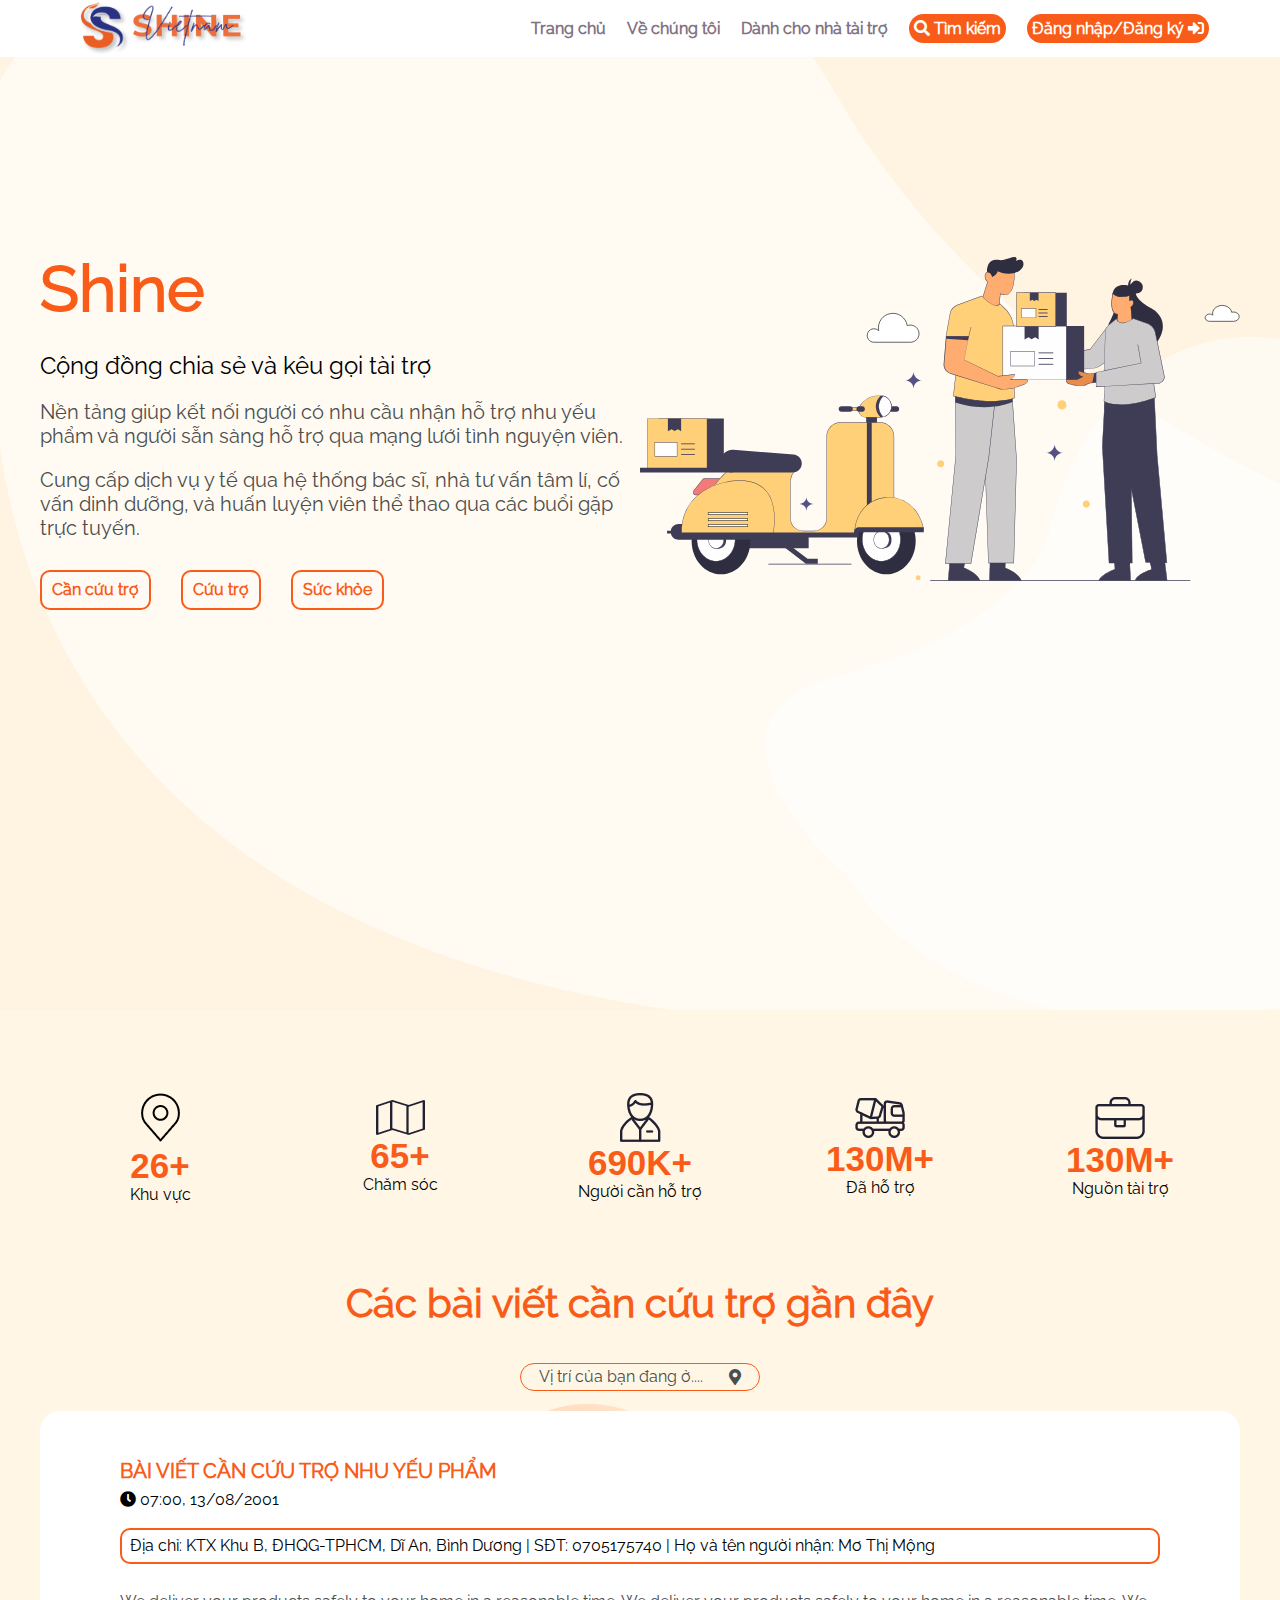
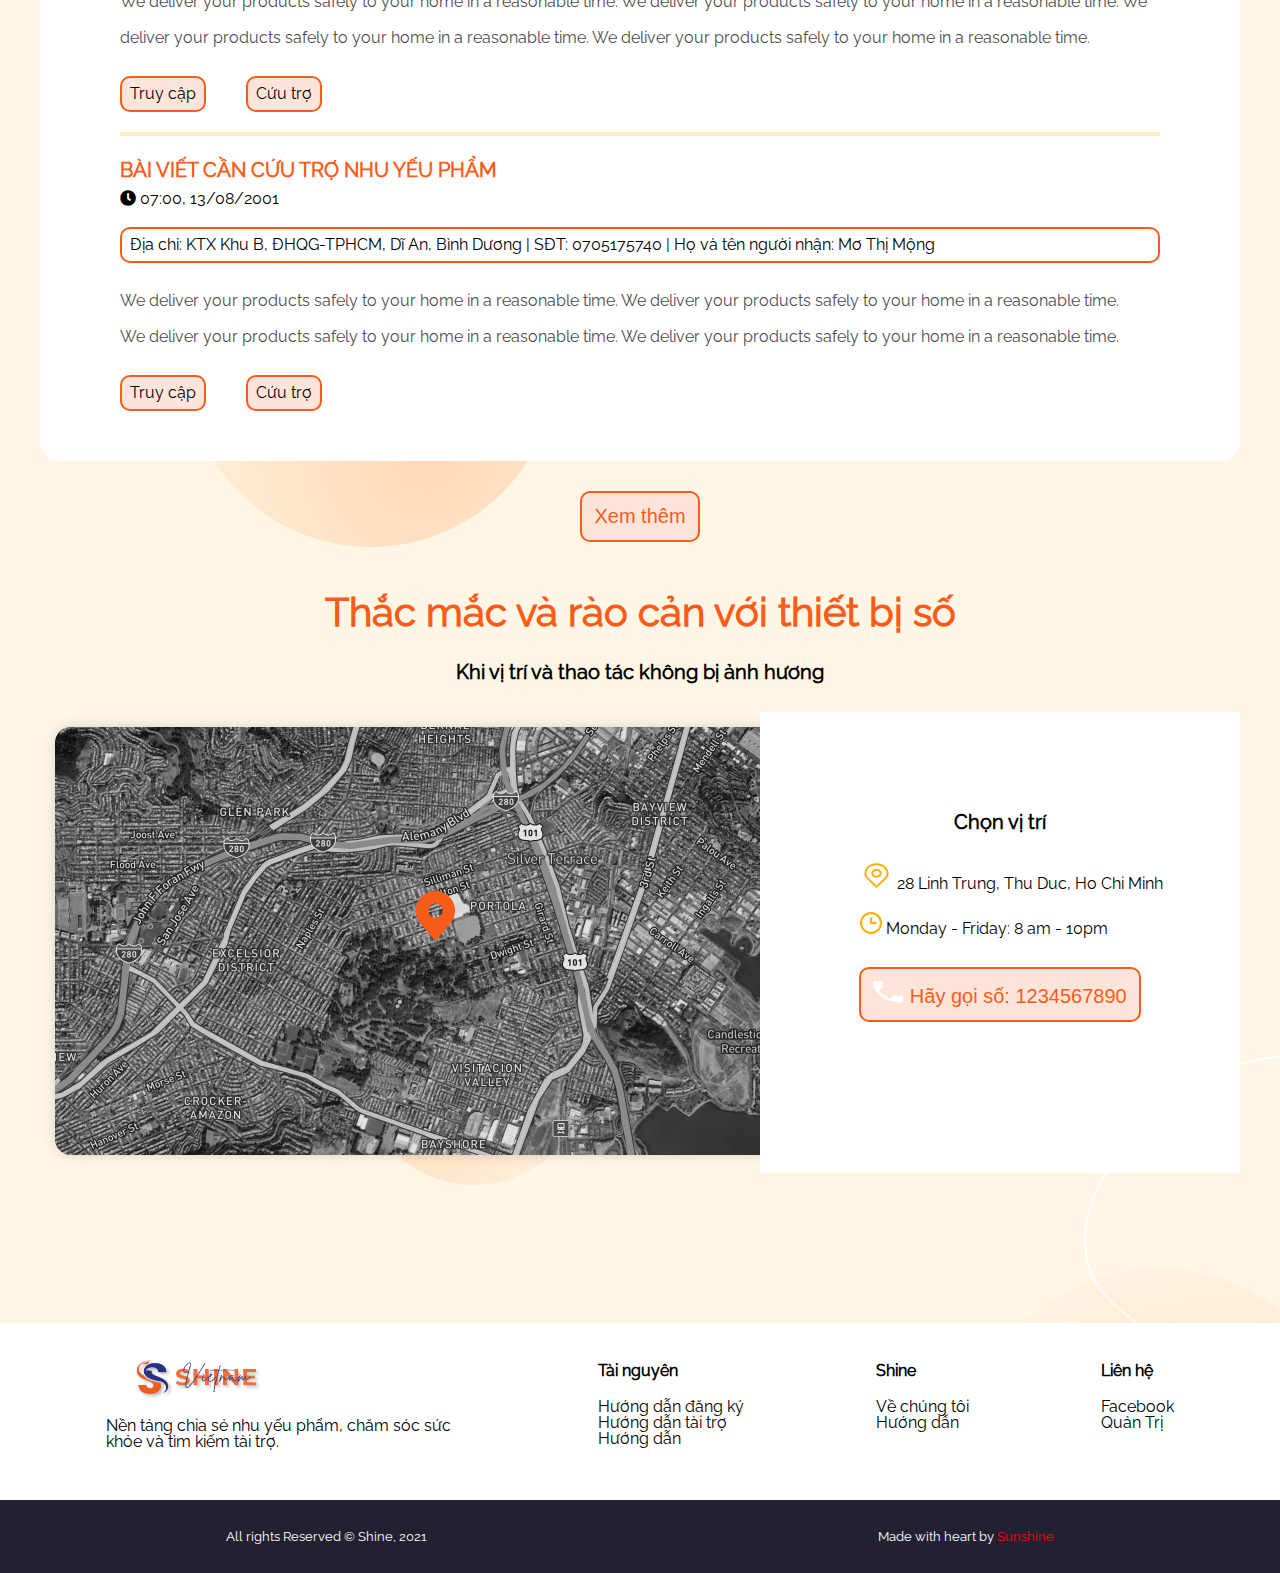
<file: index.html>
<!DOCTYPE html>
<html lang="en">

<head>
  <meta charset="UTF-8">
  <meta http-equiv="X-UA-Compatible" content="IE=edge">
  <meta name="viewport" content="width=device-width, initial-scale=1.0">
  <title>ShineVietNam</title>
  <link rel="stylesheet" href="./styles/components/reset.css">
  <link rel="stylesheet" href="https://cdnjs.cloudflare.com/ajax/libs/font-awesome/5.15.1/css/all.min.css" />
  <link rel="stylesheet" href="./styles/components/font.css">
  <link rel="stylesheet" href="./styles/components/common.css">
  <link rel="stylesheet" href="./styles/components/header.css">
  <link rel="stylesheet" href="./styles/pages/home.css">
  <link rel="stylesheet" href="./styles/components/footer.css">
</head>

<body>
  <header>
    <div class="container">
      <div class="logo">
        <img src="./assets/images/logo-01.png" alt="">
      </div>
      <div class="content-right">
        <ul>
          <li>
            <p>Trang chủ</p>
          </li>
          <li>
            <p>Về chúng tôi</p>
          </li>
          <li>
            <p>Dành cho nhà tài trợ</p>
          </li>
          <li>
            <a  href="./search.html">
              <i class="fas fa-search"></i>
              <span>Tìm kiếm</span>
            </a>
          </li>
          <li>
            <a class="login-href" href="./login.html">
              <span class="login">Đăng nhập/Đăng ký</span>
              <i class="fas fa-sign-in-alt"></i>
            </a>
          </li>
        </ul>
      </div>
    </div>
  </header>

  <body>
    <section class="about-us">
      <div class="container">
        <div class="content-left">
          <h1 class="title">Shine</h1>
          <p> Cộng đồng chia sẻ và kêu gọi tài trợ</p>
          <p class="text">Nền tảng giúp kết nối người có nhu cầu nhận hỗ trợ nhu yếu phẩm và người sẵn sàng hỗ trợ qua
            mạng lưới tình
            nguyện viên.
          </p>
          <p class="text"> Cung cấp dịch vụ y tế qua hệ thống bác sĩ, nhà tư vấn tâm lí, cố vấn dinh dưỡng, và huấn
            luyện viên thể
            thao qua các buổi gặp trực tuyến.</p>
          <ul>
            <li>
              <p>Cần cứu trợ</p>
            </li>
            <li>
              <p>Cứu trợ</p>
            </li>
            <li>
              <p>Sức khỏe</p>
            </li>
          </ul>
        </div>
        <div class="content-right">
          <img src="./assets/images/Illustration.svg" alt="">
        </div>
      </div>
    </section>
    <section class="information">
      <div class="container">
        <div class="fact-counter">
          <ul>
            <li>
              <img src="./assets/images/icon-1.png" alt="">
              <p>26+</p>
              <p>Khu vực</p>
            </li>
            <li>
              <img src="./assets/images/icon-2.png" alt="">
              <p>65+</p>
              <p>Chăm sóc</p>
            </li>
            <li>
              <img src="./assets/images/icon-3.png" alt="">
              <p>690K+</p>
              <p>Người cần hỗ trợ</p>
            </li>
            <li>
              <img src="./assets/images/icon-4.png" alt="">
              <p>130M+</p>
              <p>Đã hỗ trợ</p>
            </li>
            <li>
              <img src="./assets/images/icon-5.png" alt="">
              <p>130M+</p>
              <p>Nguồn tài trợ</p>
            </li>
          </ul>
        </div>
        <div class="content-blog">
          <h1 class="title">
            Các bài viết cần cứu trợ gần đây
          </h1>
          <div class="location">
            <span>Vị trí của bạn đang ở....</span>
            <i class="fas fa-map-marker-alt"></i>
          </div>
          <div class="wrap-blog">
            <div class="blog">
              <p class="title-blog">BÀI VIẾT CẦN CỨU TRỢ NHU YẾU PHẨM</p>
              <div>
                <i class="fas fa-clock"></i>
                <span>07:00, 13/08/2001</span>
              </div>
              <p>Địa chỉ: KTX Khu B, ĐHQG-TPHCM, Dĩ An, Bình Dương | SĐT: 0705175740 | Họ và tên người nhận: Mơ Thị Mộng
              </p>
              <p>We deliver your products safely to your home in a reasonable time. We deliver your products safely to
                your home in a reasonable time. We deliver your products safely to your home in a reasonable time. We
                deliver your products safely to your home in a reasonable time.</p>
              <ul>
                <li>
                  Truy cập
                </li>
                <li>
                  Cứu trợ
                </li>
              </ul>
            </div>
            <div class="blog">
              <p class="title-blog">BÀI VIẾT CẦN CỨU TRỢ NHU YẾU PHẨM</p>
              <div>
                <i class="fas fa-clock"></i>
                <span>07:00, 13/08/2001</span>
              </div>
              <p>Địa chỉ: KTX Khu B, ĐHQG-TPHCM, Dĩ An, Bình Dương | SĐT: 0705175740 | Họ và tên người nhận: Mơ Thị Mộng
              </p>
              <p>We deliver your products safely to your home in a reasonable time. We deliver your products safely to
                your home in a reasonable time.
                <br> We deliver your products safely to your home in a reasonable time. We deliver your products safely
                to your home in a reasonable time.
              </p>
              <ul>
                <li>
                  Truy cập
                </li>
                <li>
                  Cứu trợ
                </li>
              </ul>
            </div>
          </div>
          <button>Xem thêm</button>
        </div>
        <div class="map">
          <h1 class="title">
            Thắc mắc và rào cản với thiết bị số
          </h1>
          <p>Khi vị trí và thao tác không bị ảnh hương</p>
          <div class="img-contact">
            <div class="img">
              <img src="./assets/images/Map.png" alt="">
            </div>
            <div class="contact">
              <p>Chọn vị trí</p>
              <ul>
                <li>
                  <img src="./assets/images/ic-lc.png" alt="">
                  <span>28 Linh Trung, Thu Duc, Ho Chi Minh</span>
                </li>
                <li>
                  <img src="./assets/images/time (1).png" alt="">
                  <span>Monday - Friday: 8 am - 10pm</span>
                </li>
              </ul>
              <button>
                <img src="./assets/images/phone.png" alt="">
                <span>Hãy gọi số: 1234567890</span>
              </button>
            </div>
          </div>
        </div>
      </div>
    </section>
  </body>
  <footer>
    <div class="container">
      <div class="contact">
        <div class="about-web">
          <img src="./assets/images/logo-01.png" alt="">
          <p>Nền tảng chia sẻ nhu yếu phẩm, chăm sóc sức khỏe và tìm kiếm tài trợ.</p>
        </div>
        <ul>
          <li>Tài nguyên</li>
          <li>Hướng dẫn đăng ký</li>
          <li>Hướng dẫn tài trợ</li>
          <li>Hướng dẫn</li>
        </ul>
        <ul>
          <li>Shine</li>
          <li>Về chúng tôi</li>
          <li>Hướng dẫn</li>
        </ul>
        <ul>
          <li>Liên hệ</li>
          <li>Facebook</li>
          <li>Quản Trị</li>
        </ul>
      </div>
    </div>
    <div class="allright">
      <p>All rights Reserved © Shine, 2021</p>
      <p>Made with heart by <span style="color: red;">Sunshine</span> </p>
    </div>
  </footer>

</html>
</file>
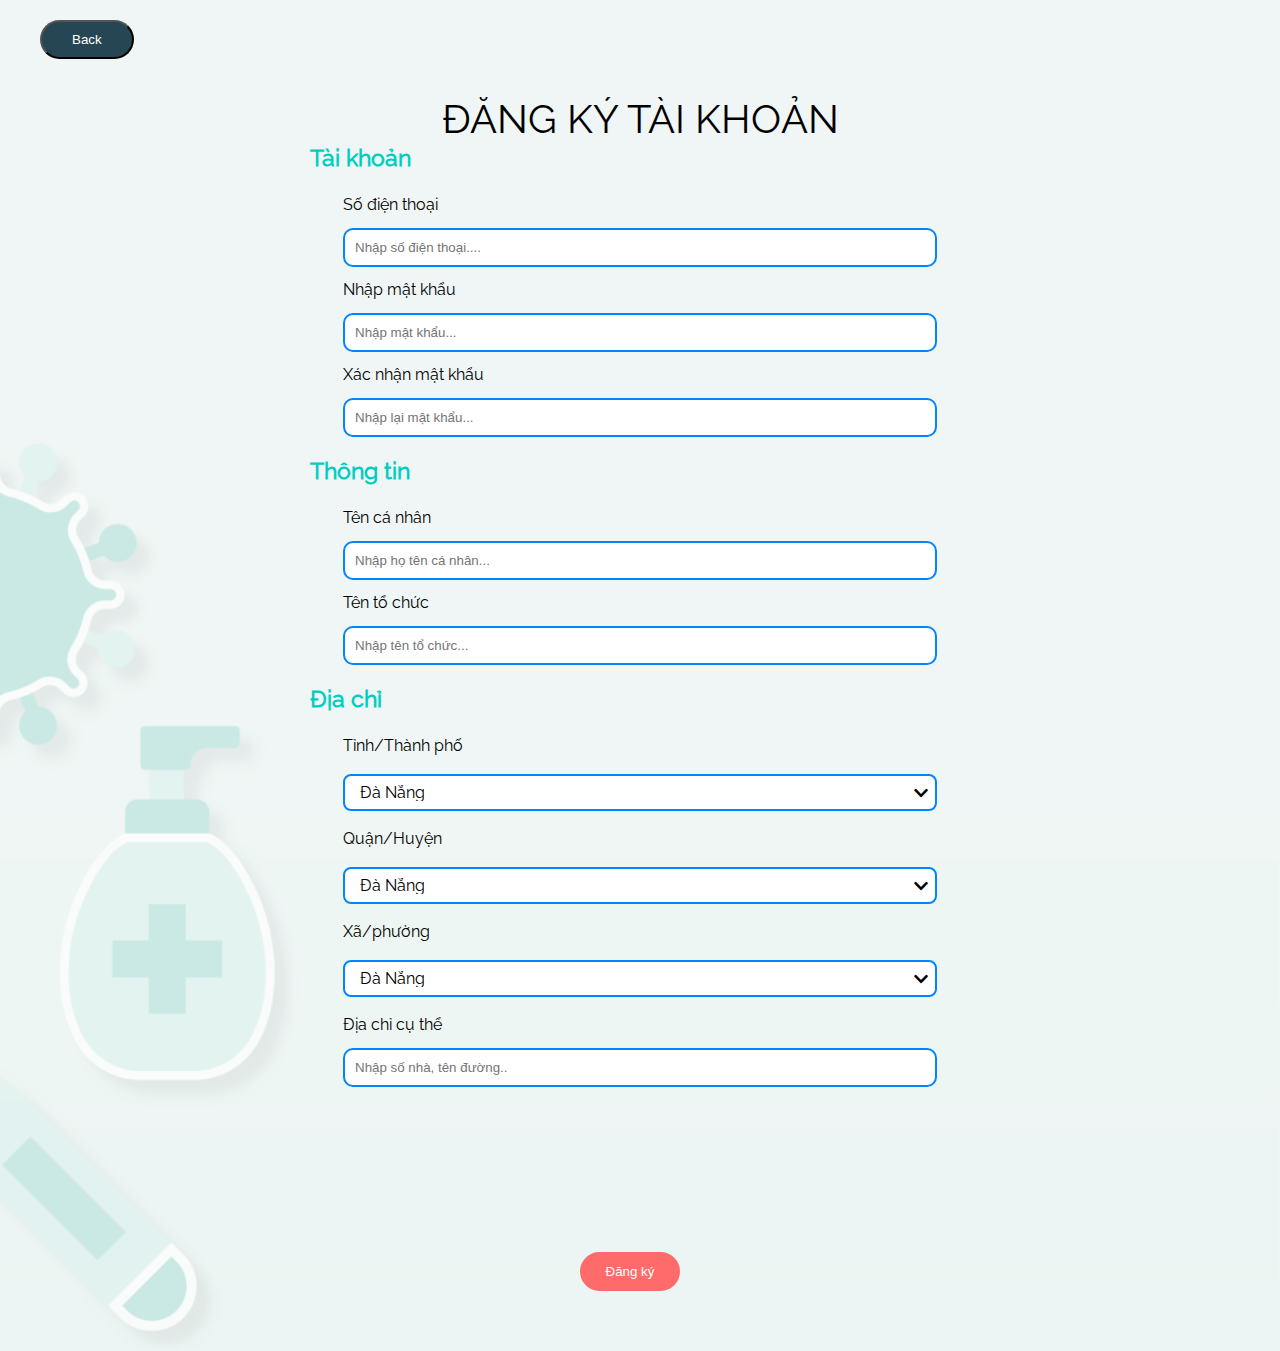
<file: dangky.html>
<!DOCTYPE html>
<html lang="en">

<head>
  <meta charset="UTF-8">
  <meta http-equiv="X-UA-Compatible" content="IE=edge">
  <meta name="viewport" content="width=device-width, initial-scale=1.0">
  <title>Đăng ký</title>
  <link rel="stylesheet" href="./styles/components/reset.css">
  <link rel="stylesheet" href="./styles/components/font.css">
  <link rel="stylesheet" href="https://cdnjs.cloudflare.com/ajax/libs/font-awesome/5.15.1/css/all.min.css" />
  <link rel="stylesheet" href="./styles/components/common.css">
  <link rel="stylesheet" href="./styles/pages/login.css">
  <link rel="stylesheet" href="./styles/pages/dangky.css">
</head>

<body>
  <main>
  <div class="container">
    <a href="./index.html">
      <button class="bt-1">
        Back
      </button>
    </a>
    <h1 class="text-title">ĐĂNG KÝ TÀI KHOẢN</h1>
    <div class="wrap-content">
      <h1 class="text">Tài khoản</h1>
      <div class="content">
        <label class="text-label" for="phone">Số điện thoại</label>
        <input class="input-type" type="text" name="" id="phonenumber" placeholder="Nhập số điện thoại....">
        <label class="text-lable" for="password">Nhập mật khẩu</label>
        <input class="input-type" type="password" name="" id="password" placeholder="Nhập mật khẩu...">
        <label class="text-lable" for="password">Xác nhận mật khẩu</label>
        <input class="input-type" type="password" name="" id="password" placeholder="Nhập lại mật khẩu...">
      </div>
      <h1 class="text">Thông tin</h1>
      <div class="content">
        <label class="text-label" for="username">Tên cá nhân</label>
        <input class="input-type" type="text" name="" id="username" placeholder="Nhập họ tên cá nhân...">
        <label class="text-lable" for="password">Tên tổ chức</label>
        <input class="input-type" type="password" name="" id="password" placeholder="Nhập tên tổ chức...">
      </div>
      <h1 class="text">Địa chỉ</h1>
      <div class="content">
        <label class="text-label" for="username">Tỉnh/Thành phố</label>
        <div class="filter">
          <div class="select select-city" id="city">
            <span>Đà Nẵng</span><i class="icon-arrow fas fa-chevron-down"></i>
          </div>
          <div class="list-option">
            <label class="option active" value="all">Đà Nẵng</label>
            <label class="option" value="1">An Giang</label>
            <label class="option" value="2">Ba Ria – Vung Tau</label>
            <label class="option" value="3">Bac Lieu</label>
            <label class="option" value="4">Bac Giang</label>
            <label class="option" value="5">Bac Kan</label>
            <label class="option" value="6">Bac Ninh</label>
            <label class="option" value="7">Ben Tre</label>
          </div>
        </div>
        <label class="text-label-ad" for="username">Quận/Huyện</label>
        <div class="filter">
          <div class="select select-city">
            <span>Đà Nẵng</span><i class="icon-arrow fas fa-chevron-down"></i>
          </div>
          <div class="list-option" id="district">
            <label class="option active" value="all">Đà Nẵng</label>
            <label class="option" value="1">An Giang</label>
            <label class="option" value="2">Ba Ria – Vung Tau</label>
            <label class="option" value="3">Bac Lieu</label>
            <label class="option" value="4">Bac Giang</label>
            <label class="option" value="5">Bac Kan</label>
            <label class="option" value="6">Bac Ninh</label>
            <label class="option" value="7">Ben Tre</label>
          </div>
        </div>
        <label class="text-label-ad" for="username">Xã/phường</label>
        <div class="filter">
          <div class="select select-district">
            <span>Đà Nẵng</span><i class="icon-arrow fas fa-chevron-down"></i>
          </div>
          <div class="list-option">
            <label class="option active" value="all">Đà Nẵng</label>
            <label class="option" value="1">An Giang</label>
            <label class="option" value="2">Ba Ria – Vung Tau</label>
            <label class="option" value="3">Bac Lieu</label>
            <label class="option" value="4">Bac Giang</label>
            <label class="option" value="5">Bac Kan</label>
            <label class="option" value="6">Bac Ninh</label>
            <label class="option" value="7">Ben Tre</label>
          </div>
        </div>
        <label class="text-label-ad" for="diachi">Địa chỉ cụ thể</label>
        <input class="input-type" type="text" name="" id="password" placeholder="Nhập số nhà, tên đường..">
      </div>
    </div>
    <button class="bt-2" id="submit-button">
      Đăng ký
    </button>
  </div>
  </main>
</body>
</html>
</file>
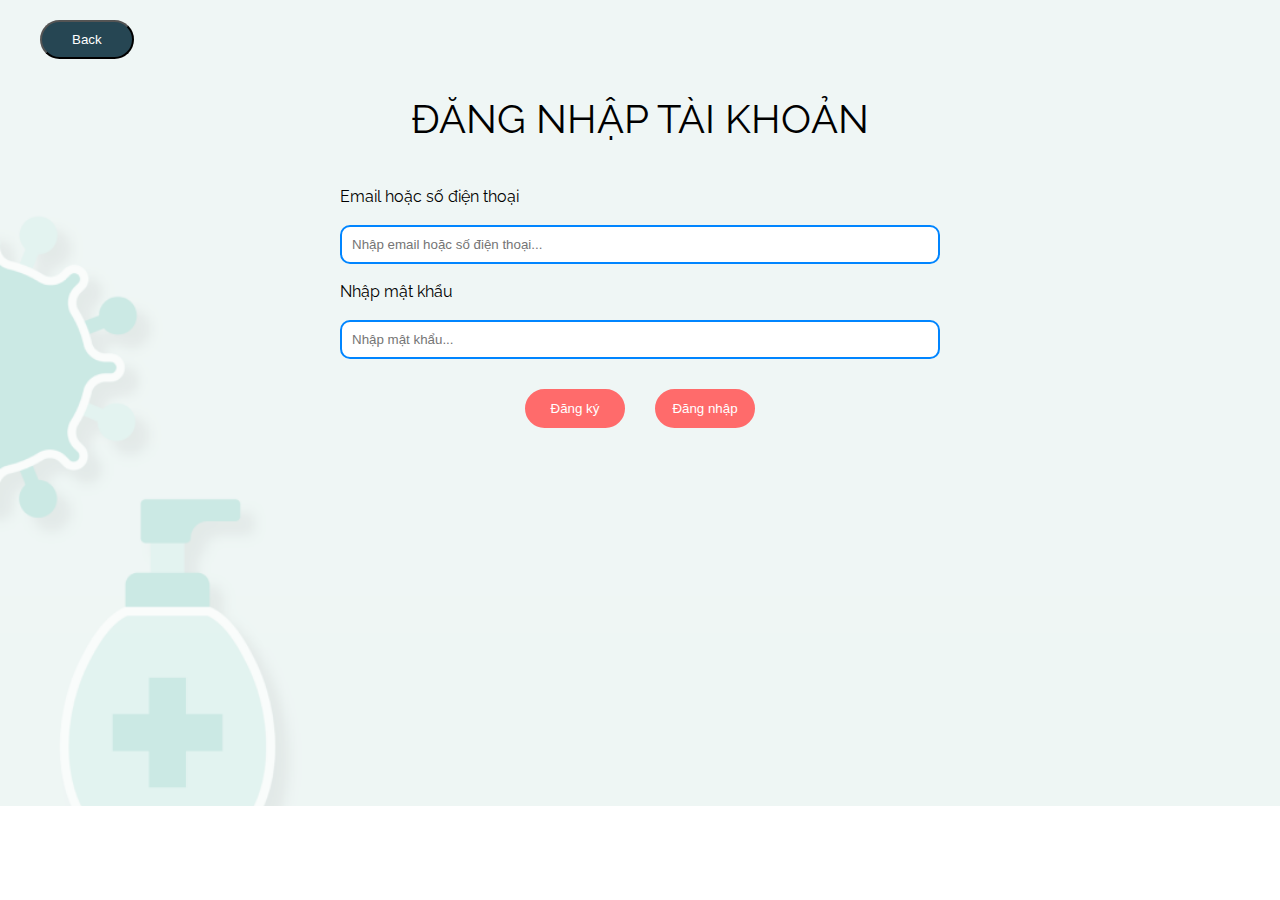
<file: login.html>
<!DOCTYPE html>
<html lang="en">

<head>
  <meta charset="UTF-8">
  <meta http-equiv="X-UA-Compatible" content="IE=edge">
  <meta name="viewport" content="width=device-width, initial-scale=1.0">
  <link rel="stylesheet" href="./styles/components/reset.css">
  <link rel="stylesheet" href="./styles/components/font.css">
  <link rel="stylesheet" href="https://cdnjs.cloudflare.com/ajax/libs/font-awesome/5.15.1/css/all.min.css" />
  <link rel="stylesheet" href="./styles/components/common.css">
  <link rel="stylesheet" href="./styles/pages/login.css">
  <title>Login</title>
</head>

<body>
  <main>
  <div class="container">
    <a href="./index.html">
      <button class="bt-1">
        Back
      </button>
    </a>
    <h1 class="text-title">ĐĂNG NHẬP TÀI KHOẢN</h1>
    <div class="content">
      <label class="text-label" for="username">Email hoặc số điện thoại</label>
      <input class="input-type" type="text" name="" id="username" placeholder="Nhập email hoặc số điện thoại...">
      <label class="text-lable" for="password">Nhập mật khẩu</label>
      <input class="input-type" type="password" name="" id="password" placeholder="Nhập mật khẩu...">
      <div class="bt">
        <a href="./dangky.html">
          <button class="bt-2">Đăng ký</button>
        </a>
        <button class="bt-2">Đăng nhập</button>
      </div>
    </div>
  </div>
</main>
</body>

</html>
</file>
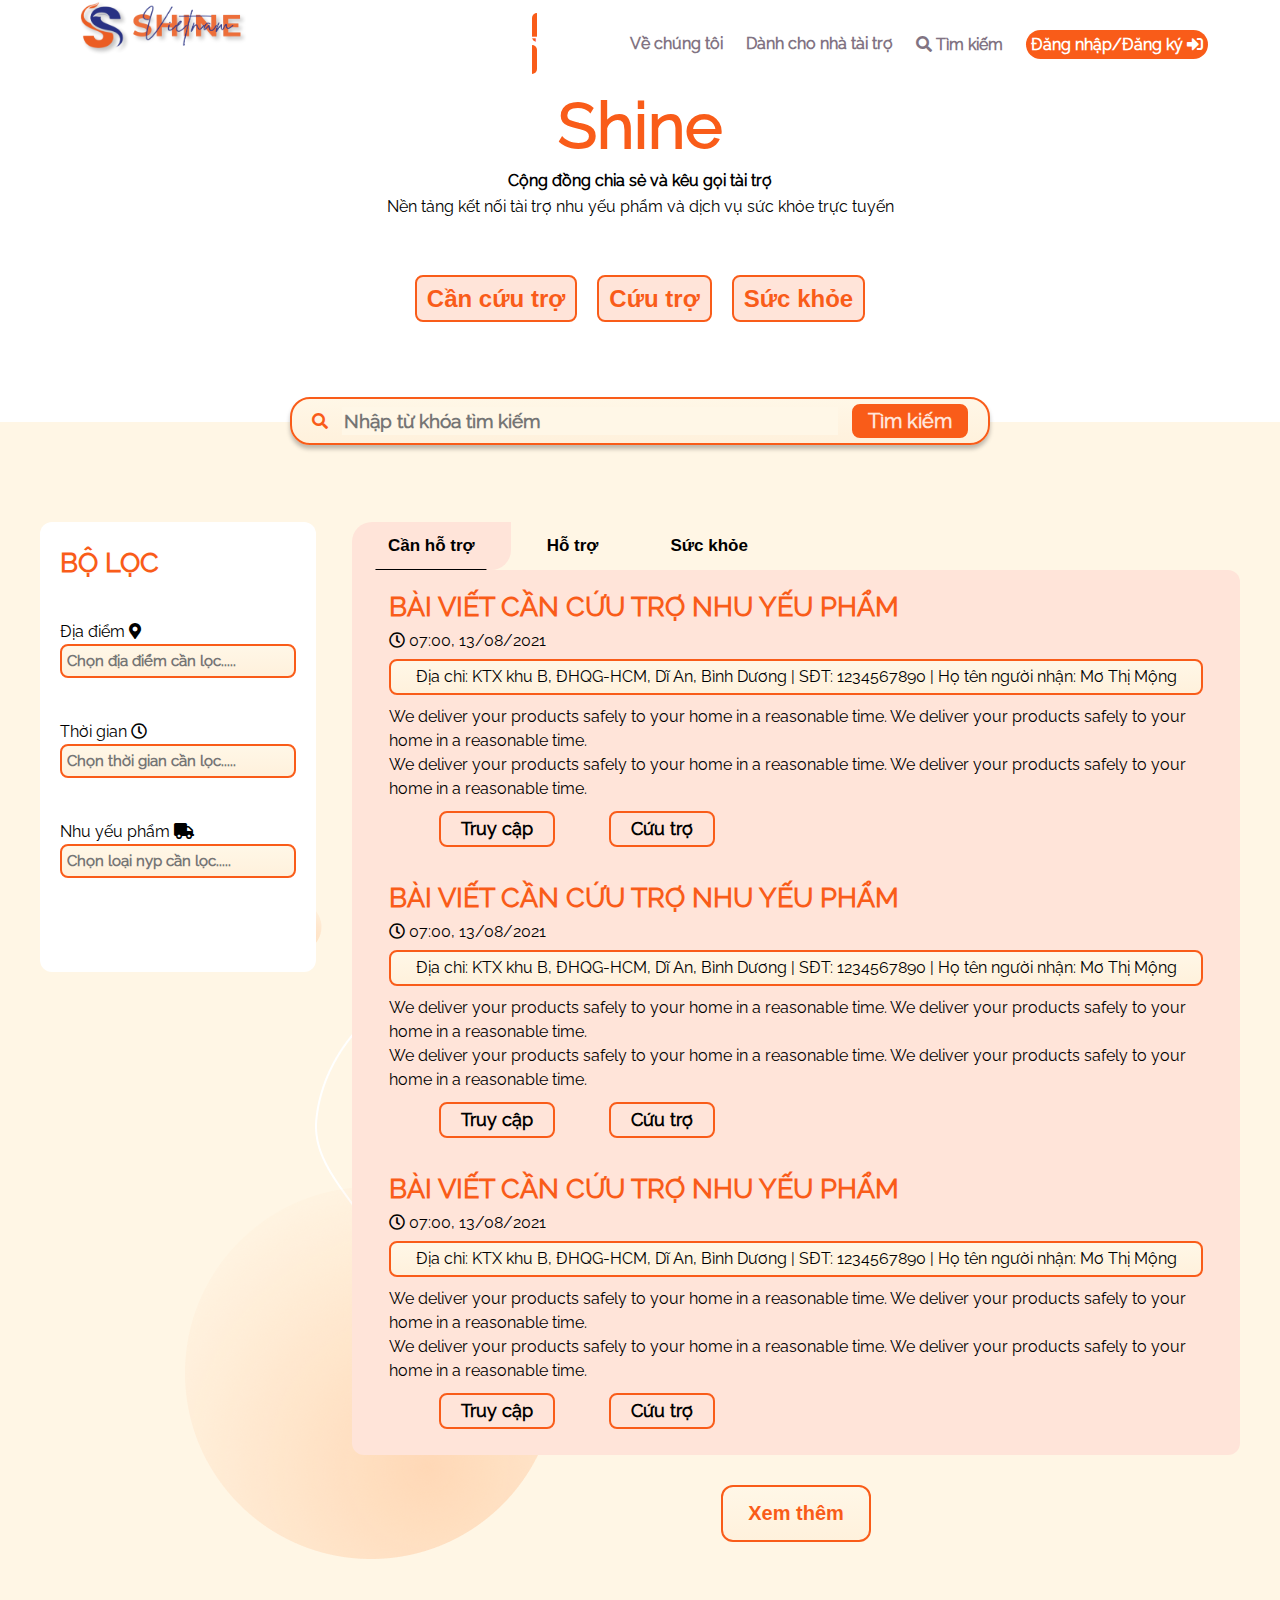
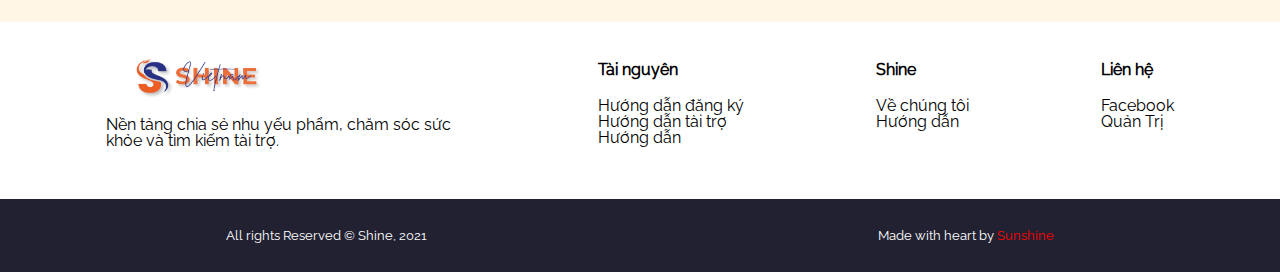
<file: search.html>
<!DOCTYPE html>
<html lang="en">

<head>
  <meta charset="UTF-8">
  <meta http-equiv="X-UA-Compatible" content="IE=edge">
  <meta name="viewport" content="width=device-width, initial-scale=1.0">
  <title>ShineVietNam</title>
  <link rel="stylesheet" href="./styles/components/reset.css">
  <link rel="stylesheet" href="https://cdnjs.cloudflare.com/ajax/libs/font-awesome/5.15.1/css/all.min.css" />
  <link rel="stylesheet" href="./styles/components/font.css">
  <link rel="stylesheet" href="./styles/components/common.css">
  <link rel="stylesheet" href="./styles/components/header.css">
  <link rel="stylesheet" href="./styles/pages/search.css">
  <link rel="stylesheet" href="./styles/components/footer.css">
</head>

<body>
  <header>
    <div class="container">
      <div class="logo">
        <img src="./assets/images/logo-01.png" alt="">
      </div>
      <div class="content-right">
        <ul>
          <li>
            <a class="search" href="./index.html">
            <p>Trang chủ</p>
            </a>
          </li>
          <li>
            <p>Về chúng tôi</p>
          </li>
          <li>
            <p>Dành cho nhà tài trợ</p>
          </li>
          <li>
            <i class="fas fa-search"></i>
            <span>Tìm kiếm</span>
          </li>
          <li>
            <a class="login-href" href="./login.html">
              <span class="login">Đăng nhập/Đăng ký</span>
              <i class="fas fa-sign-in-alt"></i>
            </a>
          </li>
        </ul>
      </div>
    </div>
  </header>
  <main>
      <section class="title-section">
        <div class="container">
          <h1>Shine</h1>
          <h5>Cộng đồng chia sẻ và kêu gọi tài trợ</h5>
          <h6>Nền tảng kết nối tài trợ nhu yếu phẩm và dịch vụ sức khỏe trực tuyến</h6>
          <div class="action">
            <button>Cần cứu trợ</button>
            <button>Cứu trợ</button>
            <button>Sức khỏe</button>
          </div>
          <div class="search-field">
            <i class="fas fa-search"></i>
            <input type="text" placeholder="Nhập từ khóa tìm kiếm ">
            <button>Tìm kiếm</button>
          </div>
        </div>
      </section>
      <section class="content-section">
        <div class="container">
        <div class="filter-container">
          <h3>BỘ LỌC</h3>
          <div class="input-container">
            <label for="">Địa điểm <i class="fas fa-map-marker-alt"></i></label>
            <input type="text" placeholder="Chọn địa điểm cần lọc.....">
          </div>
          <div class="input-container">
            <label for="">Thời gian <i class="far fa-clock"></i></label>
            <input type="text" placeholder="Chọn thời gian cần lọc.....">
          </div>
          <div class="input-container">
            <label for="">Nhu yếu phẩm <i class="fas fa-truck"></i></label>
            <input type="text" placeholder="Chọn loại nyp cần lọc.....">
          </div>
        </div>
        <div class="post-container">
          <div class="tab">
            <button class="tablinks" onclick="openCity(event, 'London')" id="defaultOpen">Cần hỗ trợ</button>
            <button class="tablinks" onclick="openCity(event, 'Paris')">Hỗ trợ</button>
            <button class="tablinks" onclick="openCity(event, 'Tokyo')">Sức khỏe</button>
          </div>
          
          <div id="London" class="tabcontent">
            <div class="post">
              <h3>BÀI VIẾT CẦN CỨU TRỢ NHU YẾU PHẨM </h3>
              <p><i class="far fa-clock"></i> 07:00, 13/08/2021</p>
              <div class="details">
                <span>Địa chỉ: KTX khu B, ĐHQG-HCM, Dĩ An, Bình Dương    |    SĐT: 1234567890    |    Họ tên người nhận: Mơ Thị Mộng</span>
              </div>
              <div class="desc">We deliver your products safely to your home in a reasonable time. We deliver your products safely to your home in a reasonable time.
                <br> We deliver your products safely to your home in a reasonable time. We deliver your products safely to your home in a reasonable time. 
              </div>
              <div class="action">
                <button>Truy cập</button>
                <button>Cứu trợ</button>
              </div>
            </div>
            <div class="post">
              <h3>BÀI VIẾT CẦN CỨU TRỢ NHU YẾU PHẨM </h3>
              <p><i class="far fa-clock"></i> 07:00, 13/08/2021</p>
              <div class="details">
                <span>Địa chỉ: KTX khu B, ĐHQG-HCM, Dĩ An, Bình Dương    |    SĐT: 1234567890    |    Họ tên người nhận: Mơ Thị Mộng</span>
              </div>
              <div class="desc">We deliver your products safely to your home in a reasonable time. We deliver your products safely to your home in a reasonable time.
                <br> We deliver your products safely to your home in a reasonable time. We deliver your products safely to your home in a reasonable time. 
              </div>
              <div class="action">
                <button>Truy cập</button>
                <button>Cứu trợ</button>
              </div>
            </div>
            <div class="post">
              <h3>BÀI VIẾT CẦN CỨU TRỢ NHU YẾU PHẨM </h3>
              <p><i class="far fa-clock"></i> 07:00, 13/08/2021</p>
              <div class="details">
                <span>Địa chỉ: KTX khu B, ĐHQG-HCM, Dĩ An, Bình Dương    |    SĐT: 1234567890    |    Họ tên người nhận: Mơ Thị Mộng</span>
              </div>
              <div class="desc">We deliver your products safely to your home in a reasonable time. We deliver your products safely to your home in a reasonable time.
                <br> We deliver your products safely to your home in a reasonable time. We deliver your products safely to your home in a reasonable time. 
              </div>
              <div class="action">
                <button>Truy cập</button>
                <button>Cứu trợ</button>
              </div>
            </div>
          </div>
          
          <div id="Paris" class="tabcontent">
            <div class="post">
              <h3>BÀI VIẾT HỖ TRỢ NHU YẾU PHẨM</h3>
              <p><i class="far fa-clock"></i>07:00, 13/08/2021</p>
              <div class="details">
                <span>Địa chỉ: KTX khu B, ĐHQG-HCM, Dĩ An, Bình Dương    |    SĐT: 1234567890    |    Họ tên người nhận: Mơ Thị Mộng</span>
              </div>
              <div class="desc">We deliver your products safely to your home in a reasonable time. We deliver your products safely to your home in a reasonable time.
                <br> We deliver your products safely to your home in a reasonable time. We deliver your products safely to your home in a reasonable time. 
              </div>
              <div class="action">
                <button>Truy cập</button>
                <button>Nhận hỗ trợ</button>
              </div>
            </div>
            <div class="post">
              <h3>BÀI VIẾT HỖ TRỢ NHU YẾU PHẨM</h3>
              <p><i class="far fa-clock"></i>07:00, 13/08/2021</p>
              <div class="details">
                <span>Địa chỉ: KTX khu B, ĐHQG-HCM, Dĩ An, Bình Dương    |    SĐT: 1234567890    |    Họ tên người nhận: Mơ Thị Mộng</span>
              </div>
              <div class="desc">We deliver your products safely to your home in a reasonable time. We deliver your products safely to your home in a reasonable time.
                <br> We deliver your products safely to your home in a reasonable time. We deliver your products safely to your home in a reasonable time. 
              </div>
              <div class="action">
                <button>Truy cập</button>
                <button>Nhận hỗ trợ</button>
              </div>
            </div>
            <div class="post">
              <h3>BÀI VIẾT HỖ TRỢ NHU YẾU PHẨM</h3>
              <p><i class="far fa-clock"></i>07:00, 13/08/2021</p>
              <div class="details">
                <span>Địa chỉ: KTX khu B, ĐHQG-HCM, Dĩ An, Bình Dương    |    SĐT: 1234567890    |    Họ tên người nhận: Mơ Thị Mộng</span>
              </div>
              <div class="desc">We deliver your products safely to your home in a reasonable time. We deliver your products safely to your home in a reasonable time.
                <br> We deliver your products safely to your home in a reasonable time. We deliver your products safely to your home in a reasonable time. 
              </div>
              <div class="action">
                <button>Truy cập</button>
                <button>Nhận hỗ trợ</button>
              </div>
            </div>
          </div>
          
          <div id="Tokyo" class="tabcontent">
            <div class="post">
              <h3>BÀI VIẾT THẮC MẮC VỀ SỨC KHỎE</h3>
              <p><i class="far fa-clock"></i>07:00, 13/08/2021</p>
              <div class="details">
                <span>Địa chỉ: KTX khu B, ĐHQG-HCM, Dĩ An, Bình Dương    |    SĐT: 1234567890    |    Họ tên người nhận: Mơ Thị Mộng</span>
              </div>
              <div class="action">
                <button>Truy cập</button>
                <button>Giải đáp</button>
              </div>
            </div>
            <div class="post">
              <h3>BÀI VIẾT THẮC MẮC VỀ SỨC KHỎE</h3>
              <p><i class="far fa-clock"></i>07:00, 13/08/2021</p>
              <div class="details">
                <span>Địa chỉ: KTX khu B, ĐHQG-HCM, Dĩ An, Bình Dương    |    SĐT: 1234567890    |    Họ tên người nhận: Mơ Thị Mộng</span>
              </div>
              <div class="action">
                <button>Truy cập</button>
                <button>Giải đáp</button>
              </div>
            </div>
            <div class="post">
              <h3>BÀI VIẾT THẮC MẮC VỀ SỨC KHỎE</h3>
              <p><i class="far fa-clock"></i>07:00, 13/08/2021</p>
              <div class="details">
                <span>Địa chỉ: KTX khu B, ĐHQG-HCM, Dĩ An, Bình Dương    |    SĐT: 1234567890    |    Họ tên người nhận: Mơ Thị Mộng</span>
              </div>
              <div class="action">
                <button>Truy cập</button>
                <button>Giải đáp</button>
              </div>
            </div>
          </div>
            <button class="read-more">Xem thêm</button>
        </div>
        </div>
      </section>
  </main>
  <footer>
    <div class="container">
      <div class="contact">
        <div class="about-web">
          <img src="./assets/images/logo-01.png" alt="">
          <p>Nền tảng chia sẻ nhu yếu phẩm, chăm sóc sức khỏe và tìm kiếm tài trợ.</p>
        </div>
        <ul>
          <li>Tài nguyên</li>
          <li>Hướng dẫn đăng ký</li>
          <li>Hướng dẫn tài trợ</li>
          <li>Hướng dẫn</li>
        </ul>
        <ul>
          <li>Shine</li>
          <li>Về chúng tôi</li>
          <li>Hướng dẫn</li>
        </ul>
        <ul>
          <li>Liên hệ</li>
          <li>Facebook</li>
          <li>Quản Trị</li>
        </ul>
      </div>
    </div>
    <div class="allright">
      <p>All rights Reserved © Shine, 2021</p>
      <p>Made with heart by <span style="color: red;">Sunshine</span> </p>
    </div>
  </footer>
  <script>
    document.getElementById("defaultOpen").click();
    function openCity(evt, cityName) {
      var i, tabcontent, tablinks;
      tabcontent = document.getElementsByClassName("tabcontent");
      for (i = 0; i < tabcontent.length; i++) {
        tabcontent[i].style.display = "none";
      }
      tablinks = document.getElementsByClassName("tablinks");
      for (i = 0; i < tablinks.length; i++) {
        tablinks[i].className = tablinks[i].className.replace(" active", "");
      }
      document.getElementById(cityName).style.display = "block";
      evt.currentTarget.className += " active";
    }
    </script>
</body>
</html>
</file>
<file: styles/components/font.css>
@font-face {
    font-family: 'RalewayRegular';
    src: url('../..//assets/fonts/static/Raleway-Regular.ttf');
    font-style: normal;
    font-weight: normal;
}
</file>
<file: styles/components/common.css>
html {
    scroll-behavior: smooth;
}

body {
    font-family: "RalewayRegular";
    box-sizing: border-box;
    overflow-x: hidden;
}

.container {
    max-width: 1200px;
    margin: 0 auto;
    padding-bottom: 50px;
}
.title{
    font-weight: 700;
    font-size: 64px;
    line-height:75,14px;
    color: #F95C19;
}
.input-type{
    display: block;
    padding-top: 10px;
    padding-bottom: 10px;
    padding-left: 10px;
    width: 100%;
    margin-top: 20px;
    margin-bottom: 20px;
    border-radius: 10px;
    border: 2px solid #0085FF;
    outline: none;
    box-sizing: border-box;
}
.input-type:focus{
    border-radius: 10px;
    border: 2px solid #0085FF;
}
</file>
<file: styles/components/header.css>
header .container {
  display: flex;
  justify-content: space-around;
  padding-bottom: 0px;
}

header .logo {
  width: 40%;
  position: relative;
}
header .logo img{
  width: 50%;
  position: absolute;
  top: -20px;
}
header .content-right {
  width: 60%;
}
header ul{
  display: flex;
  justify-content: space-around;
  align-items: center;
  padding-top: 20px;
  padding-bottom: 20px;
  color: #817382;
  font-weight: bold;
  margin-right: 20px;
}
header ul li a{
  color: #ffffff;
  background-color: #F95C19;
  padding: 5px;
  border-radius: 20px;
}
</file>
<file: styles/pages/home.css>
/* Section About */

.about-us {
    background-image: url(../../assets/images/Background.png);
    background-color: #fff4e2;
    padding-bottom: 350px;
    padding-top: 100px;
}

.about-us .container {
    display: flex;
    justify-content: space-around;
    padding-top: 100px;
}

.about-us .container .content-left {
    width: 50%;
    top: -10px;
}

.about-us .container .content-left p:nth-child(2) {
    font-size: 24px;
    line-height: 29px;
    color: #000000;
    padding-top: 30px;
}

.about-us .container .content-left .text {
    font-size: 20px;
    line-height: 24px;
    color: #4D4D4D;
    padding-top: 20px;
}

.about-us .container .content-right {
    width: 50%;
}

.about-us .container .content-right img {
    width: 100%;
}

.about-us ul {
    display: flex;
    padding-top: 30px;
    justify-content: flex-start;
}

.about-us li {
    background-color: rgb(255, 251, 244);
    border: 2px solid #F95C19;
    border-radius: 10px;
}

.about-us li:nth-child(2) {
    margin-left: 30px;
}

.about-us li:nth-child(3) {
    margin-left: 30px;
}

.about-us li p {
    color: #F95C19;
    font-weight: bold;
    margin: 10px;
    text-align: center;
}

/* Informatin section */

/* Fact-couter */

.information {
    background-color: #fff6e5;
    background-image: url(../../assets/images/Background-1.png);
    padding-top: 80px;
}

.fact-counter ul {
    display: flex;
    justify-content: space-around;
    align-items: center;
}

.fact-counter ul li {
    width: 20%;
    align-items: center;
    text-align: center;
}

.fact-counter ul li img {
    display: block;
    margin: 0 auto;
}

.fact-counter ul li p:nth-child(2) {
    font-family: Arial, Helvetica, sans-serif;
    color: #F95C19;
    font-weight: bold;
    font-size: 35px;
    line-height: 42px;
}

.content-blog {
    padding-top: 50px;
}

.content-blog .title {
    text-align: center;
    font-size: 40px;
    padding-top: 30px;
    padding-bottom: 40px;
}

.content-blog .location {
    text-align: center;
    padding: 5px;
    border: 1px solid #F95C19;
    display: block;
    box-sizing: border-box;
    border-radius: 30px;
    display: block;
    color: #4D4D4D;
    display: flex;
    justify-content: space-around;
    white-space: nowrap;
    width: 20%;
    margin: 0 auto;
    margin-bottom: 20px;
}

.content-blog .location i {
    display: block;
    margin-left: 0px;
}

.content-blog .wrap-blog {
    background-color: #ffffff;
    padding: 50px 0px;
    border-radius: 20px;
}

.content-blog .blog {
    margin-left: 80px;
    margin-right: 80px;
}

.content-blog .blog:nth-child(1) {
    border-bottom: 4px solid #FFEDC9;
    padding-bottom: 20px;
}

.content-blog .blog .title-blog {
    color: #F95C19;
    font-size: 20px;
    font-weight: bold;
    padding-bottom: 10px;
}

.content-blog .blog:nth-child(2) {
    padding-top: 24px;
}

.content-blog .blog div {
    padding-bottom: 20px;
}

.content-blog .blog p:nth-child(3) {
    border: 2px solid #F95C19;
    padding: 8px;
    border-radius: 10px;
}

.content-blog .blog p:nth-child(4) {
    color: #4D4D4D;
    line-height: 36px;
    padding-top: 20px;
}

.content-blog .blog ul {
    display: flex;
    justify-content: flex-start;
    padding-top: 20px;
    width: 30%;
}

.content-blog .blog ul li {
    padding: 8px;
    background-color: #FFE4D9;
    border: 2px solid #F95C19;
    border-radius: 10px;
}

.content-blog .blog ul li:nth-child(2) {
    margin-left: 40px;
}

button {
    padding: 12px;
    background-color: #FFE4D9;
    border: 2px solid #F95C19;
    border-radius: 10px;
    margin: 0 auto;
    display: block;
    margin-top: 30px;
    font-size: 20px;
    color: #F95C19;
}

.map {
    padding-bottom: 100px;
}

.map .title {
    text-align: center;
    font-size: 40px;
    padding-top: 50px;
    padding-bottom: 30px;
}

.map p {
    text-align: center;
    font-weight: 700;
    font-size: 20px;
}

.map .img-contact {
    display: flex;
    justify-content: space-around;
    padding-top: 30px;
}

.map .img-contact .img {
    width: 60%;
}

.map .img-contact .contact {
    width: 40%;
    background-color: #ffffff;
    padding-top: 100px;
}

.map .img-contact .contact ul {
    padding-left: 100px;
    padding-top: 10px;
}

.map .img-contact .contact ul li {
    padding-top: 20px;
}
</file>
<file: styles/components/footer.css>
footer .contact {
    display: flex;
    justify-content: space-around;
    flex-wrap: wrap;
}
footer .contact .about-web {
    width: 30%;
    padding-top: 20px;
}

footer .contact .about-web img {
    width: 50%;
}

footer .contact ul {
    padding-top: 40px;
}

footer .contact ul li:nth-child(1) {
    padding-bottom: 20px;
    font-weight: bold;
}
footer .allright{
    background-color: #222132;
    display: flex;
    justify-content: space-around;
    color: #ffffff;
    padding-top: 30px;
    padding-bottom: 30px;
    font-size: 13px;
}
</file>
<file: styles/pages/login.css>
body{
    background-image: url(../../assets/images/BG-login.png);
    background-repeat:no-repeat;
    background-size: cover;
}
body .bt-1{
    padding: 10px 30px;
    background-color: #264653;
    color: #ffffff;
    border-radius: 30px;
    margin-top: 20px;
}
.text-title{
    font-size: 40px;
    text-align: center;
    padding-top: 40px;
}
.content{
    margin: 0 auto;
    width: 50%;
    padding-top: 50px;
}
.bt{
  display: flex;
  justify-content: center;
}
.bt-2{
    padding: 10px 0px;
    background-color: #FF6B6B;
    color: #ffffff;
    border-radius: 30px;
    margin-top: 20px;
    outline: none;
    border:2px solid #FF6B6B;
    width: 100px;
    margin: 10px 15px;
}
.bt-2:hover{
    background-color: #FFE4D9;
    color: #F95C19;
    border: 2px solid #F95C19;
}
</file>
<file: styles/pages/dangky.css>
body {
  background-image: url('../../assets/images/BG-dangky.png');
}

.wrap-content {
  width: 55%;
  margin: 0 auto;
}

.content {
  width: 90%;
  padding-top: 20px;
  position: relative;
}

.input-type {
  margin: 15px 0;
}

.text {
  color: #00CEC2;
  font-weight: bold;
  font-size: 23px;
  line-height: 38px;
}

.select {
  padding: 23px 0px 10px 10px;
  border-radius: 8px;
  width: 100%;
  border: 2px solid #0085FF;
  outline: none;
  box-sizing: border-box;
  cursor: pointer;
  position: relative;
  height: 12px;
  background-color: #ffffff;
  margin-top: 20px;
}

.select>span {
  position: absolute;
  transform: translate(-50%, -50%);
  top: 50%;
  left: 8%;
  white-space: nowrap;
  overflow: hidden;
}

.icon-arrow {
  position: absolute;
  transform: translate(-50%, -50%);
  color: #000000;
  right: 0;
  top: 50%;
  /* width: 200px; */
  /* white-space: nowrap; 
  overflow: hidden; */
}

.content .list-option {
  display: none;
  width: 100%;
  border-radius: 8px;
  border: 2px solid #0085FF;
  padding: 10px 0;
  position: absolute;
  background-color: #ffffff;
  font-weight: normal;
  height: 200px;
  overflow-x: hidden;
  overflow-y: scroll;
  /* margin-top: 2px; */
  z-index: 4;
}

.list-option::-webkit-scrollbar {
  width: 10px;
}

.list-option::-webkit-scrollbar-thumb {
  background: #ff3372;
  border-radius: 20px;
}

.list-option::-webkit-scrollbar-track {
  background: #ffcddd;
  border-radius: 20px;
}

.list-option label {
  cursor: pointer;
  display: block;
  padding: 12px 10px;
  transition: all 0.3s;
}

.list-option label.active {
  color: #ff3372;
  font-weight: bold;
}

.list-option label:hover {
  background-color: #ff74a0;
  color: white;
}
.filter:hover .list-option{
  display: block;
}
.text-label-ad{
  display: block;
  padding-top: 20px;
}
.bt-2{
  margin-top: 150px;
  margin-left: 45%;
}
</file>
<file: styles/pages/search.css>
main {
  
}
.title-section {
  position: relative;
}
.title-section .container{
  padding-bottom: 0;
}
.title-section h1{
  font-size: 64px;
  font-style: normal;
  font-weight: 700;
  line-height: 75px;
  letter-spacing: 0em;
  text-align: center;
  color: #F95C19;
}
.title-section h5{
  text-align: center;
  margin: 10px 0;
  font-weight: bold;
}
.title-section h6{
  text-align: center;
  margin: 10px 0;
}
.title-section .action{
  display: flex;
  justify-content: center;
  padding: 50px 0 100px 0;
}
.title-section .action button{
  font-size: 24px;
  font-style: normal;
  font-weight: 700;
  line-height: 33px;
  letter-spacing: 0em;
  text-align: center;
  color: #F95C19;
  padding: 5px 10px;
  background: #FFE4D9;
  border-radius: 8px;
  border: 2px solid #F95C19;
  margin: 0 10px;
}
.title-section .search-field{
  position: absolute;
  bottom: -47px;
  left: 50%;
  transform: translate(-50%,-50%);
  display: flex;
  justify-content: space-between;
  align-items: center;
  margin: 50px auto 0 auto;
  width: 700px;
  padding: 5px 20px;
  background: linear-gradient(180deg, #FFF7E7 0%, #FFF1DC 100%);
  /* Theme Colors/Danger */

  border: 2px solid #F95C19;
  box-sizing: border-box;
  box-shadow: 0px 4px 4px rgba(0, 0, 0, 0.25);
  border-radius: 20px;  
}
.title-section .search-field i{
  color: #F95C19;
}
.title-section .search-field input{
  width: 75%;
  border: none;
  background: #FFF7E7;
  font-style: normal;
  font-weight: bold;
  font-size: 19px;
  line-height: 26px;
  font-family: "RalewayRegular";
}
.title-section .search-field input:focus{
  outline: none;
}
.title-section .search-field button{
  font-style: normal;
  font-weight: bold;
  font-size: 20px;
  line-height: 26px;
  color: #FFE4D9;
  background: #F95C19;
  padding: 2px 14px;
  border: 2px solid #F95C19;
  border-radius: 8px;
  font-family: "RalewayRegular";
  white-space: nowrap;
}
.content-section {
  width: 100%;
  background-color: #fff6e5;
  background-image: url(../../assets/images/Background-1.png);
  padding-top: 100px;
}
.content-section .container{
  display: flex;
  justify-content: space-between;
  
}
.content-section .filter-container {
  width: 23%;
  box-sizing: border-box;
  height: 450px;
  background: #FFFFFF;
  border-radius: 12px;
  padding: 20px;
}
.content-section .filter-container h3{
  margin-bottom: 40px;
  font-style: normal;
  font-weight: bold;
  font-size: 27px;
  line-height: 41px;
  color: #F95C19;
}
.content-section .filter-container .input-container {
  box-sizing: border-box;
}
.content-section .filter-container .input-container label{
  display: block;
  margin-bottom: 4px;
}
.content-section .filter-container .input-container input{
  font-family: RalewayRegular;
  font-style: normal;
  font-weight: bold;
  font-size: 15px;
  line-height: 20px;
  color: #9291A1;
  width: 100%;
  box-sizing: border-box;
  background: linear-gradient(180deg, #FFF7E7 0%, #FFF1DC 100%);
  /* Theme Colors/Danger */

  border: 2px solid #F95C19;
  box-sizing: border-box;
  border-radius: 8px;
  padding: 5px;
  margin-bottom: 45px;
}
.content-section .filter-container .input-container input:focus {
  outline: none;
}




.content-section .post-container {
  width: 74%;
  box-sizing: border-box;
}
.content-section .post-container .read-more{
  margin: 30px auto;
  display: block;
  background: linear-gradient(180deg, #FFF7E7 0%, #FFF1DC 100%);
  /* Theme Colors/Danger */

  border: 2px solid #F95C19;
  box-sizing: border-box;
  border-radius: 12px;
  padding: 15px 25px;
  color: #F95C19;
  font-weight: bold;
  font-size: 20px;
}

.content-section .post-container .tab {
  overflow: hidden;
  /* background-color: #f1f1f1; */
}
.content-section .post-container .tab .tablinks {
  font-weight: bold;
}

/* Style the buttons inside the tab */
.content-section .post-container .tab button {
  background-color: inherit;
  float: left;
  border: none;
  outline: none;
  cursor: pointer;
  padding: 14px 36px;
  transition: 0.3s;
  font-size: 17px;
  position: relative;
}

/* Change background color of buttons on hover */
.content-section .post-container .tab button:hover {
  background-color: #ddd;
}

/* Create an active/current tablink class */
.content-section .post-container .tab button.active {
  background-color: #FFE4D9;
  border-radius: 20px 0px;
}
.content-section .post-container .tab button.active::after {
  content: "";
  position: absolute;
  width: 70%;
  height: 1px;
  background: black;
  bottom: 0;
  left: 50%;
  transform: translateX(-50%);
}

/* Style the tab content */
.content-section .post-container .tabcontent {
  display: none;
  padding: 6px 12px;
  background: #FFE4D9;
  border-radius: 0px 12px 12px 12px;
}
.content-section .post-container .tabcontent .post {
  padding: 10px 25px 20px 25px;
}
.content-section .post-container .tabcontent .post h3{
  font-style: normal;
  font-weight: 600;
  font-size: 27px;
  line-height: 41px;
  color: #F95C19;
  margin-bottom: 5px;
}
.content-section .post-container .tabcontent .post .details{
  background: linear-gradient(180deg, #FFF7E7 0%, #FFF1DC 100%);
  border: 2px solid #F95C19;
  box-sizing: border-box;
  border-radius: 8px;
  padding: 8px 5px;
  margin: 10px 0;
}
.content-section .post-container .tabcontent .post .details span{
  display: block;
  text-align: center;
}
.content-section .post-container .tabcontent .post .desc {
  font-size: 16px;
  font-style: normal;
  font-weight: 400;
  line-height: 24px;
  letter-spacing: 0em;
}
.content-section .post-container .tabcontent .post .action {
  margin-top: 10px;
}
.content-section .post-container .tabcontent .post .action button{
  background: #FFE4D9;
  font-size: 18px;
  font-style: normal;
  font-weight: 700;
  line-height: 26px;
  letter-spacing: 0em;

  border: 2px solid #F95C19;
  box-sizing: border-box;
  border-radius: 8px;
  margin-left: 50px;
  padding: 3px 20px;
  font-family: "RalewayRegular";
}
</file>
